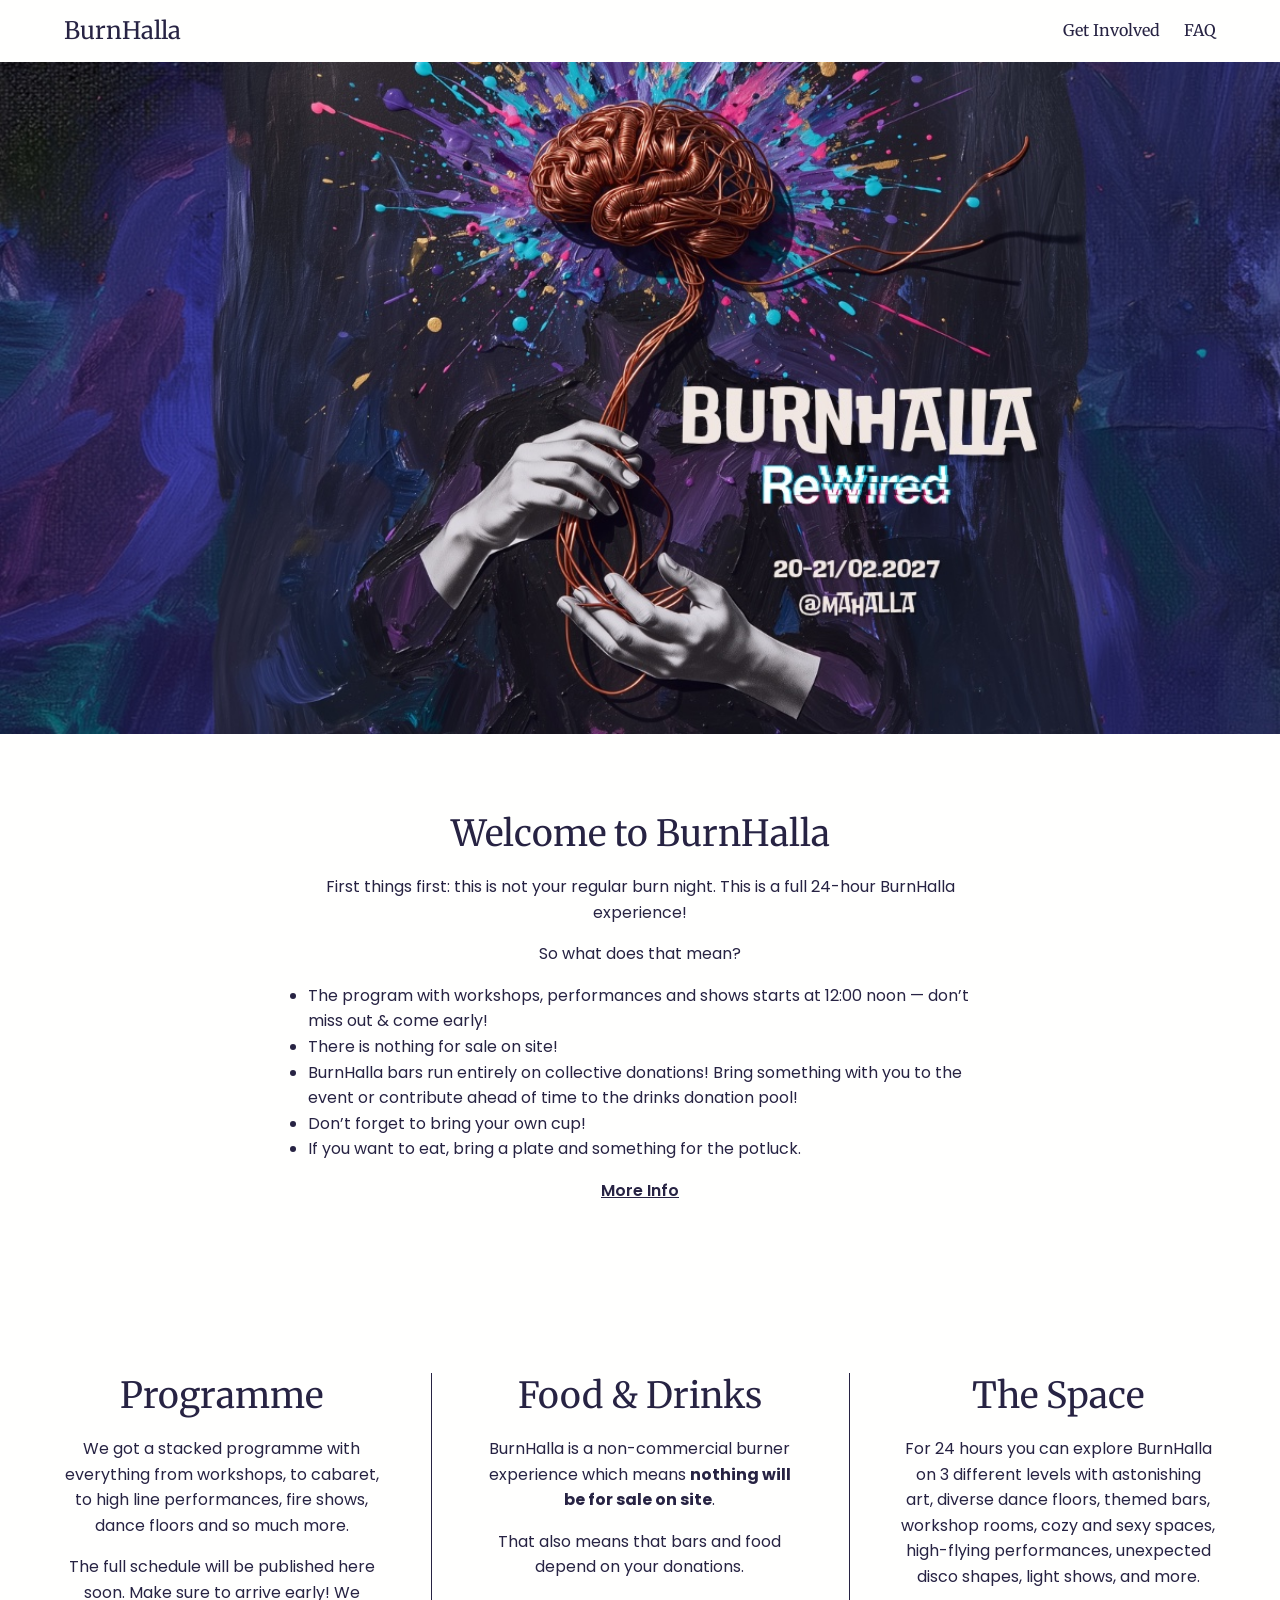
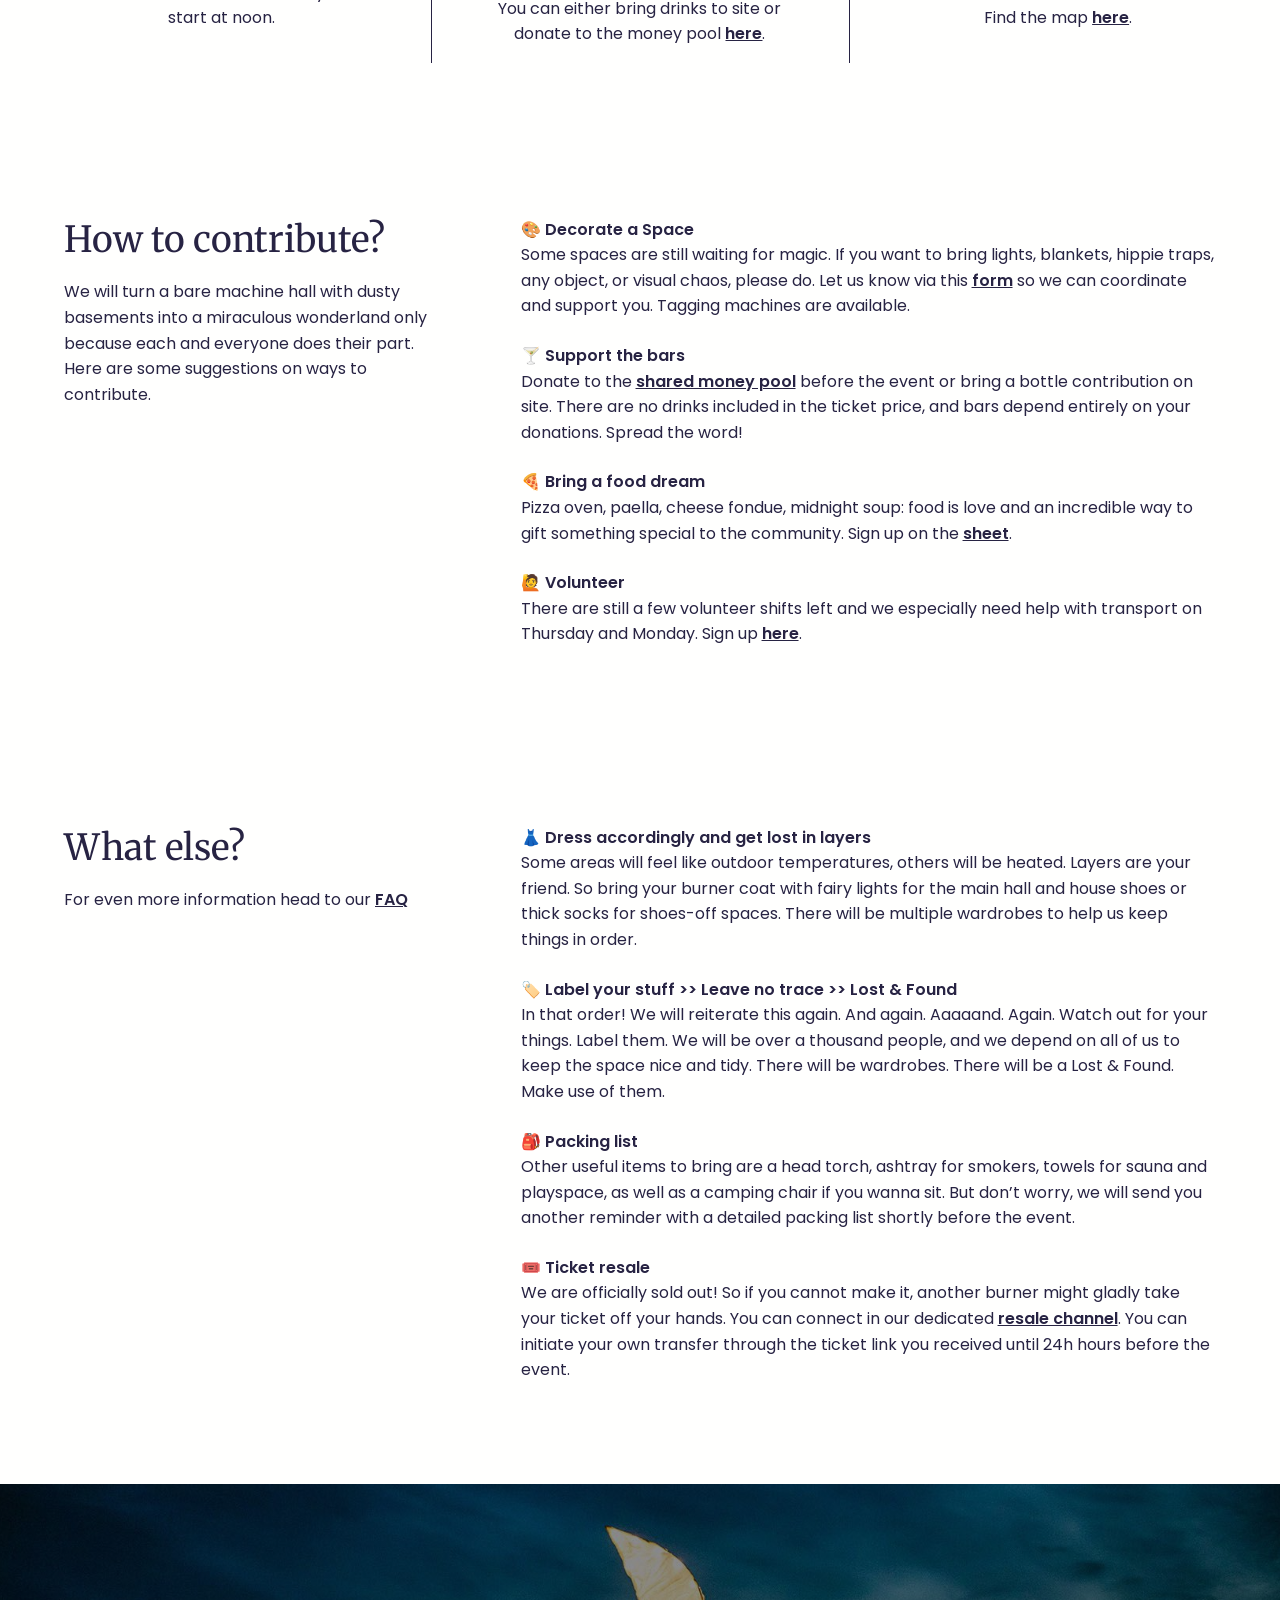
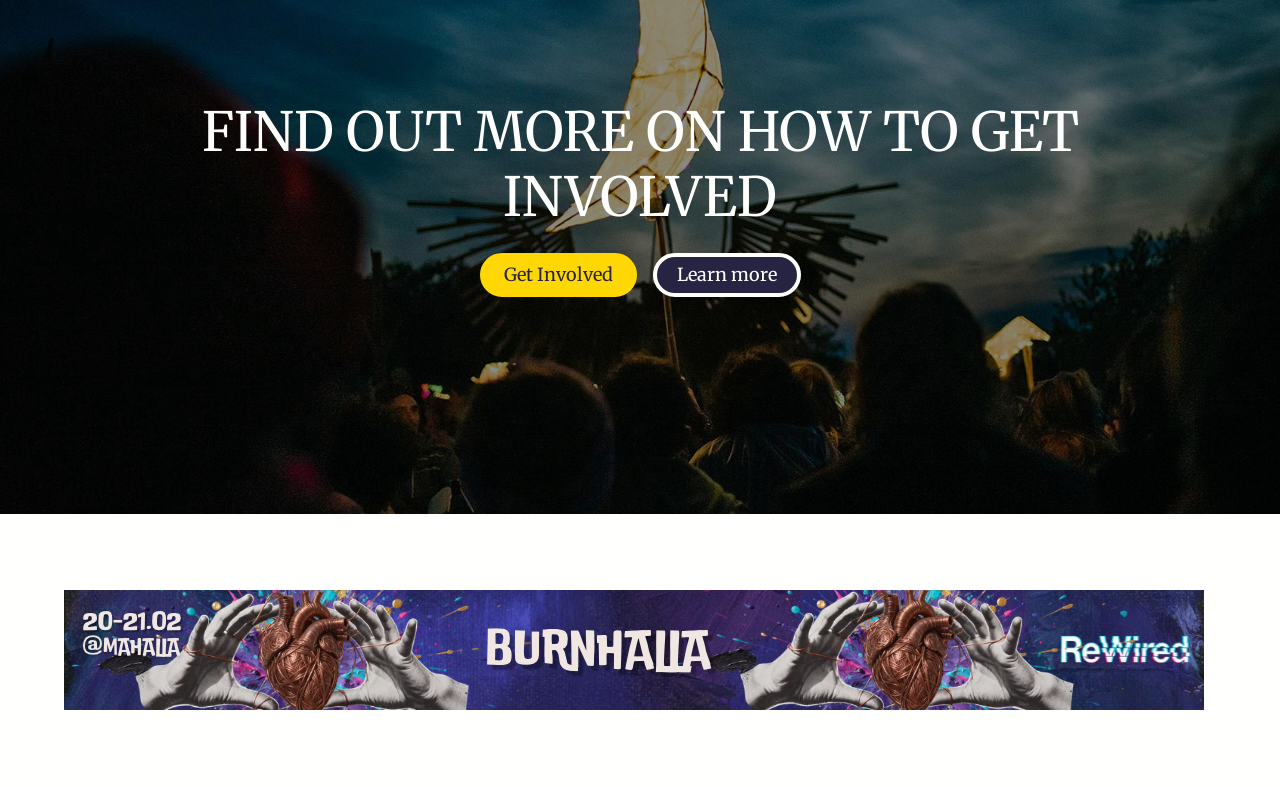
<file: public/index.html>
<!doctype html>
<html lang="en">
<head>
  <meta charset="utf-8">
  <meta name="viewport" content="width=device-width, initial-scale=1">
  <title>BurnHalla ReWired</title>
  <meta name="description" content="Kiez Burn decompression Burn Night Berlin event Berlin Burner community">
  <meta name="theme-color" content="#272343">
  <link rel="icon" href="https://burnhalla.com/favicon.ico">
  <link rel="apple-touch-icon" sizes="180x180" href="https://burnhalla.com/logo_icon.png">
  <meta property="og:title" content="BurnHalla">
  <meta property="og:description" content="Kiez Burn decompression Burn Night Berlin event Berlin Burner community">
  <meta property="og:url" content="https://burnhalla.com/">
  <meta property="og:site_name" content="BurnHalla">
  <meta property="og:image" content="assets/hero-2027.jpg">
  <meta property="og:image:width" content="1200">
  <meta property="og:image:height" content="630">
  <meta property="og:type" content="website">
  <meta name="twitter:card" content="summary_large_image">
  <link rel="preconnect" href="https://fonts.googleapis.com">
  <link rel="preconnect" href="https://fonts.gstatic.com" crossorigin>
  <link rel="stylesheet" href="https://fonts.googleapis.com/css2?family=Merriweather&family=Poppins:wght@400;600&display=swap">
  <style>
    :root {
      --ink: #272343;
      --paper: #fffffe;
      --sun: #ffd803;
      --night: #1e1a3a;
      --gutter: clamp(1rem, 5vw, 5rem);
      --measure: 72rem;
    }

    *, *::before, *::after { box-sizing: border-box; }

    body {
      margin: 0;
      background: var(--paper);
      color: var(--ink);
      font: 400 1rem/1.6 Poppins, system-ui, sans-serif;
    }

    h1, h2, .button { font-family: Merriweather, Georgia, serif; font-weight: 400; }
    h2 { font-size: clamp(1.75rem, 1.3rem + 1.5vw, 2.25rem); line-height: 1.3; margin: 0 0 1rem; }
    p, ul { margin: 0 0 1rem; }
    a { color: inherit; font-weight: 600; }
    img { display: block; max-width: 100%; height: auto; }

    /* Content column: fluid side gutter, capped line length */
    .wrap {
      width: min(100% - 2 * var(--gutter), var(--measure));
      margin-inline: auto;
    }
    section { padding-block: clamp(2.5rem, 6vw, 6rem); }

    /* Header: title and links share a row while they fit, wrap when they don't */
    .site-header {
      display: flex;
      flex-wrap: wrap;
      align-items: center;
      justify-content: space-between;
      gap: 0.5rem 1.5rem;
      padding-block: 0.75rem;
    }
    .site-header h1 { margin: 0; font-size: 1.5rem; }
    .site-header a { text-decoration: none; font-weight: 400; }
    .site-header nav { display: flex; flex-wrap: wrap; gap: 0.5rem 1.5rem; font-family: Merriweather, Georgia, serif; }

    /* Hero: the artwork carries the event name and date, so never crop it */
    .hero { background: var(--night); }
    .hero img { width: 100%; max-width: 1440px; margin-inline: auto; }

    .welcome { text-align: center; }
    .welcome .wrap { max-width: 44rem; }
    .welcome ul { text-align: left; padding-left: 1.25rem; }

    /* Three cards side by side when the row is at least 54rem wide, otherwise
       stacked: never two plus an orphan. A container narrower than 54rem gives
       each card a huge flex-basis, which forces one per line. */
    .cards {
      --gap-y: 4rem;
      --gap-x: clamp(4rem, 8vw, 8rem);
      display: flex;
      flex-wrap: wrap;
      gap: var(--gap-y) var(--gap-x);
      text-align: center;
      overflow: hidden;
    }
    .cards article {
      flex-grow: 1;
      flex-basis: calc((54rem - 100%) * 999);
      position: relative;
    }
    /* Dividers: every card draws a line in the gap above it and one in the gap
       to its left. Lines with no gap there (first row, first column) land
       outside .cards and are clipped, so only lines between cards show:
       vertical when side by side, horizontal when stacked. */
    .cards article::before,
    .cards article::after {
      content: "";
      position: absolute;
      background: var(--ink);
    }
    .cards article::before { inset-inline: 0; top: calc(var(--gap-y) / -2); height: 1px; }
    .cards article::after { inset-block: 0; left: calc(var(--gap-x) / -2); width: 1px; }

    /* Heading beside body text (1:2) while there is room, stacked otherwise */
    .split {
      display: flex;
      flex-wrap: wrap;
      gap: 1.5rem clamp(2rem, 6vw, 6rem);
    }
    .split > :first-child { flex: 1 1 16rem; }
    .split > :last-child { flex: 2 1 28rem; min-width: 0; }
    .split h3 { font-size: 1rem; font-weight: 600; margin: 0; }
    .split h3 + p { margin-bottom: 1.5rem; }

    /* Call to action over a photo */
    .cta {
      display: grid;
      place-items: center;
      min-height: clamp(24rem, 70vh, 40rem);
      text-align: center;
      color: var(--paper);
      background: linear-gradient(rgb(0 0 0 / 0.45), rgb(0 0 0 / 0.45)), url(assets/cta-bg.jpg) center / cover, var(--night);
    }
    .cta h2 { font-size: clamp(2rem, 1rem + 4vw, 3.375rem); line-height: 1.2; margin-bottom: 1.5rem; }
    .buttons { display: flex; flex-wrap: wrap; justify-content: center; gap: 1rem; }
    .button {
      display: inline-flex;
      align-items: center;
      min-height: 44px;
      padding: 0 1.25rem;
      border: 4px solid;
      border-radius: 24px;
      text-decoration: none;
      font-size: 1.125rem;
    }
    .button.primary { background: var(--sun); border-color: var(--sun); color: var(--ink); }
    .button.secondary { background: var(--ink); border-color: var(--paper); color: var(--paper); }

  </style>
</head>
<body>
  <header class="wrap site-header">
    <h1><a href="./">BurnHalla</a></h1>
    <nav aria-label="Main">
      <a href="get-involved.html">Get Involved</a>
      <a href="faq.html">FAQ</a>
    </nav>
  </header>

  <main>
    <div class="hero">
      <img src="assets/hero-2027.jpg" width="1200" height="630" alt="BurnHalla ReWired · 20-21/02 @Mahalla">
    </div>

    <section class="welcome">
      <div class="wrap">
        <h2>Welcome to BurnHalla</h2>
        <p>First things first: this is not your regular burn night. This is a full 24-hour BurnHalla experience!</p>
        <p>So what does that mean?</p>
        <ul>
          <li>The program with workshops, performances and shows starts at 12:00 noon — don’t miss out &amp; come early!</li>
          <li>There is nothing for sale on site!</li>
          <li>BurnHalla bars run entirely on collective donations! Bring something with you to the event or contribute ahead of time to the drinks donation pool!</li>
          <li>Don’t forget to bring your own cup!</li>
          <li>If you want to eat, bring a plate and something for the potluck.</li>
        </ul>
        <p><a href="faq.html">More Info</a></p>
      </div>
    </section>

    <section>
      <div class="wrap cards">
        <article>
          <h2>Programme</h2>
          <p>We got a stacked programme with everything from workshops, to cabaret, to high line performances, fire shows, dance floors and so much more.</p>
          <p>The full schedule will be published here soon. Make sure to arrive early! We start at noon.</p>
        </article>
        <article>
          <h2>Food &amp; Drinks</h2>
          <p>BurnHalla is a non-commercial burner experience which means <strong>nothing will be for sale on site</strong>.</p>
          <p>That also means that bars and food depend on your donations.</p>
          <p>You can either bring drinks to site or donate to the money pool <a href="https://www.paypal.com/pool/9kxOxVrUSd?sr=accr" rel="noopener noreferrer">here</a>.</p>
        </article>
        <article>
          <h2>The Space</h2>
          <p>For 24 hours you can explore BurnHalla on 3 different levels with astonishing art, diverse dance floors, themed bars, workshop rooms, cozy and sexy spaces, high-flying performances, unexpected disco shapes, light shows, and more.</p>
          <p>Find the map <a href="https://drive.google.com/file/d/1UtG60KkNa3Mtm1WzYh93g2OISOd2YOer/view" rel="noopener noreferrer">here</a>.</p>
        </article>
      </div>
    </section>

    <section>
      <div class="wrap split">
        <div>
          <h2>How to contribute?</h2>
          <p>We will turn a bare machine hall with dusty basements into a miraculous wonderland only because each and everyone does their part. Here are some suggestions on ways to contribute.</p>
        </div>
        <div>
          <h3>🎨 Decorate a Space</h3>
          <p>Some spaces are still waiting for magic. If you want to bring lights, blankets, hippie traps, any object, or visual chaos, please do. Let us know via this <a href="https://forms.gle/ZS8LdZrg7yVzogPTA" rel="noopener noreferrer">form</a> so we can coordinate and support you. Tagging machines are available.</p>
          <h3>🍸 Support the bars</h3>
          <p>Donate to the <a href="https://www.paypal.com/pool/9kxOxVrUSd?sr=accr" rel="noopener noreferrer">shared money pool</a> before the event or bring a bottle contribution on site. There are no drinks included in the ticket price, and bars depend entirely on your donations. Spread the word!</p>
          <h3>🍕 Bring a food dream</h3>
          <p>Pizza oven, paella, cheese fondue, midnight soup: food is love and an incredible way to gift something special to the community. Sign up on the <a href="https://docs.google.com/spreadsheets/d/1xs5sYcaF2qsVkn1l8JAI7XkaKbyqofqaCIMUepozYVo/edit?gid=251451813#gid=251451813" rel="noopener noreferrer">sheet</a>.</p>
          <h3>🙋 Volunteer</h3>
          <p>There are still a few volunteer shifts left and we especially need help with transport on Thursday and Monday. Sign up <a href="https://signup.com/group/1113367714025" rel="noopener noreferrer">here</a>.</p>
        </div>
      </div>
    </section>

    <section>
      <div class="wrap split">
        <div>
          <h2>What else?</h2>
          <p>For even more information head to our <a href="faq.html">FAQ</a></p>
        </div>
        <div>
          <h3>👗 Dress accordingly and get lost in layers</h3>
          <p>Some areas will feel like outdoor temperatures, others will be heated. Layers are your friend. So bring your burner coat with fairy lights for the main hall and house shoes or thick socks for shoes-off spaces. There will be multiple wardrobes to help us keep things in order.</p>
          <h3>🏷️ Label your stuff &gt;&gt; Leave no trace &gt;&gt; Lost &amp; Found</h3>
          <p>In that order! We will reiterate this again. And again. Aaaaand. Again. Watch out for your things. Label them. We will be over a thousand people, and we depend on all of us to keep the space nice and tidy. There will be wardrobes. There will be a Lost &amp; Found. Make use of them.</p>
          <h3>🎒 Packing list</h3>
          <p>Other useful items to bring are a head torch, ashtray for smokers, towels for sauna and playspace, as well as a camping chair if you wanna sit. But don’t worry, we will send you another reminder with a detailed packing list shortly before the event.</p>
          <h3>🎟️ Ticket resale</h3>
          <p>We are officially sold out! So if you cannot make it, another burner might gladly take your ticket off your hands. You can connect in our dedicated <a href="https://web.telegram.org/a/?account=2#401100845" rel="noopener noreferrer">resale channel</a>. You can initiate your own transfer through the ticket link you received until 24h hours before the event.</p>
        </div>
      </div>
    </section>

    <section class="cta">
      <div class="wrap">
        <h2>FIND OUT MORE ON HOW TO GET INVOLVED</h2>
        <div class="buttons">
          <a class="button primary" href="https://t.me/+sGF-j6nRjXY2MzEy" target="_blank" rel="noopener noreferrer">Get Involved</a>
          <a class="button secondary" href="faq.html">Learn more</a>
        </div>
      </div>
    </section>

    <section>
      <div class="wrap">
        <img src="assets/banner-2027.png" width="1140" height="120" alt="BurnHalla ReWired · 20-21/02 @Mahalla" loading="lazy">
      </div>
    </section>
  </main>

</body>
</html>
</file>
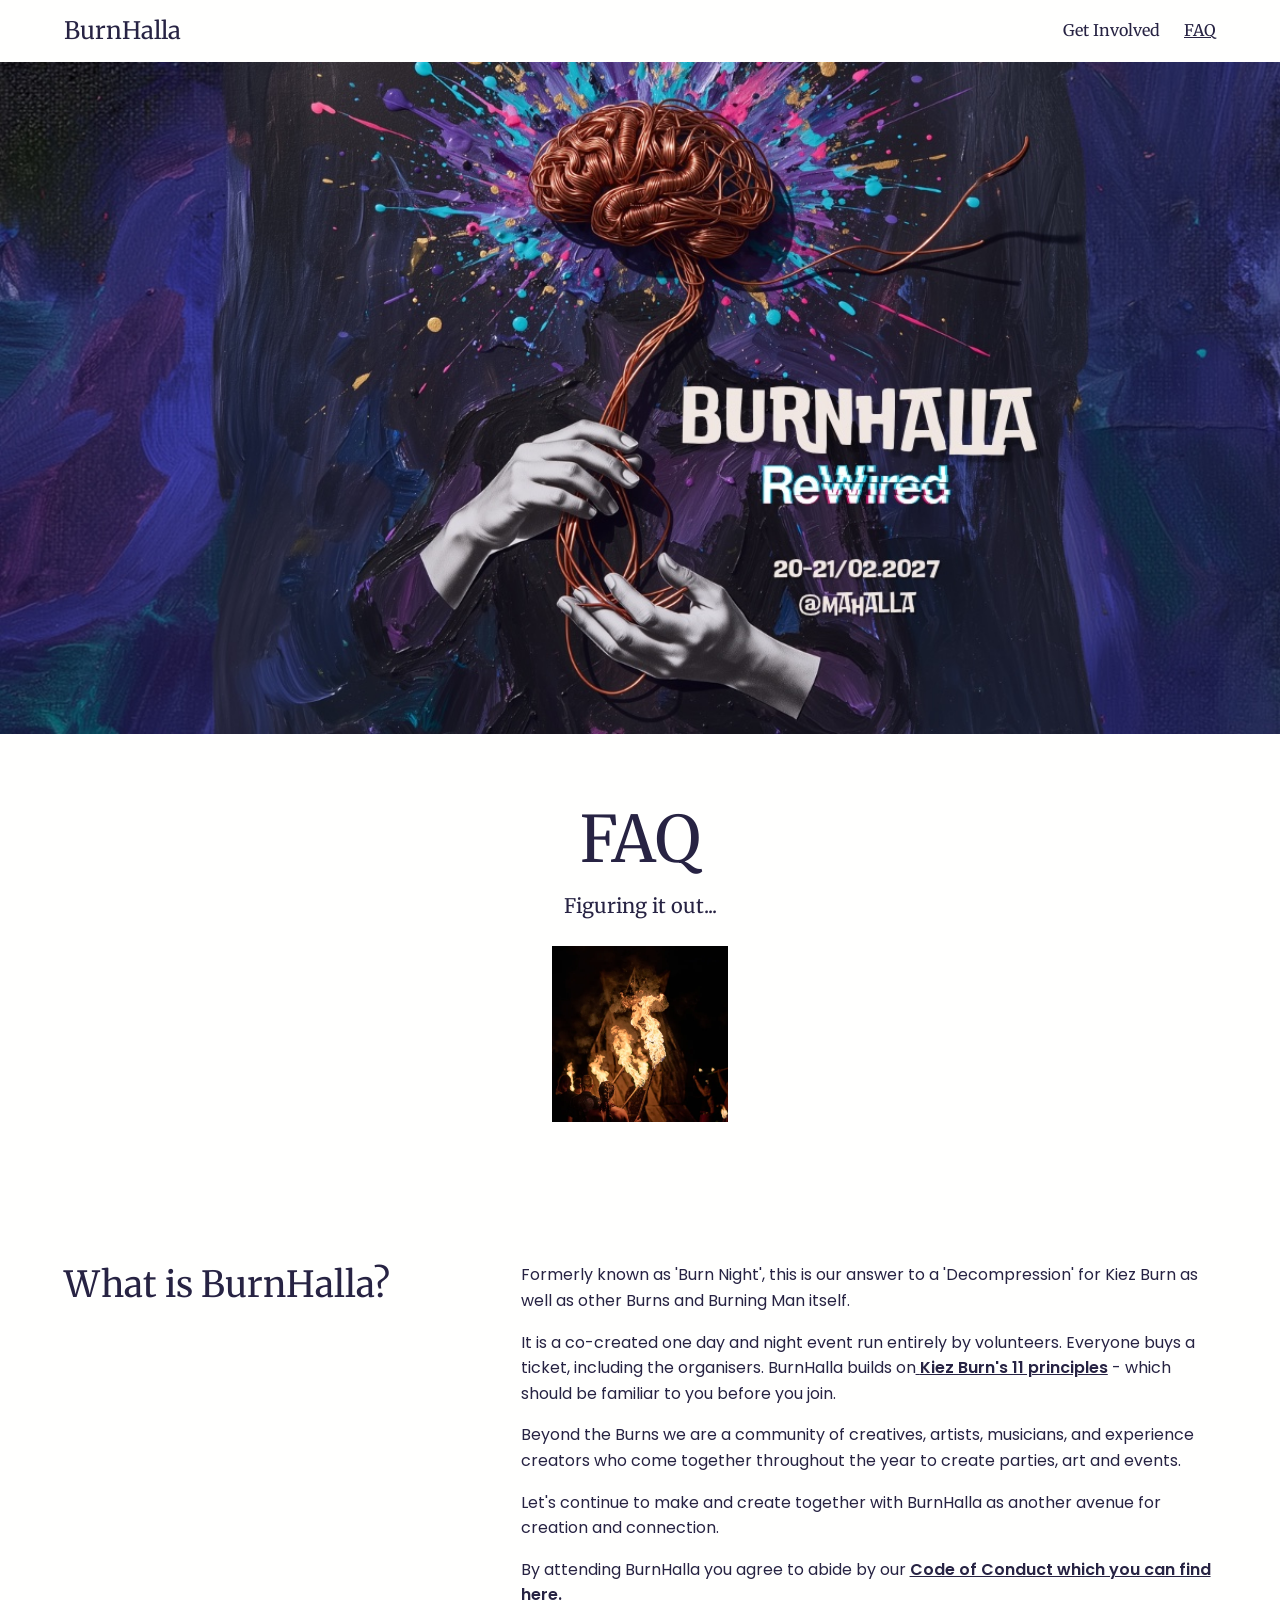
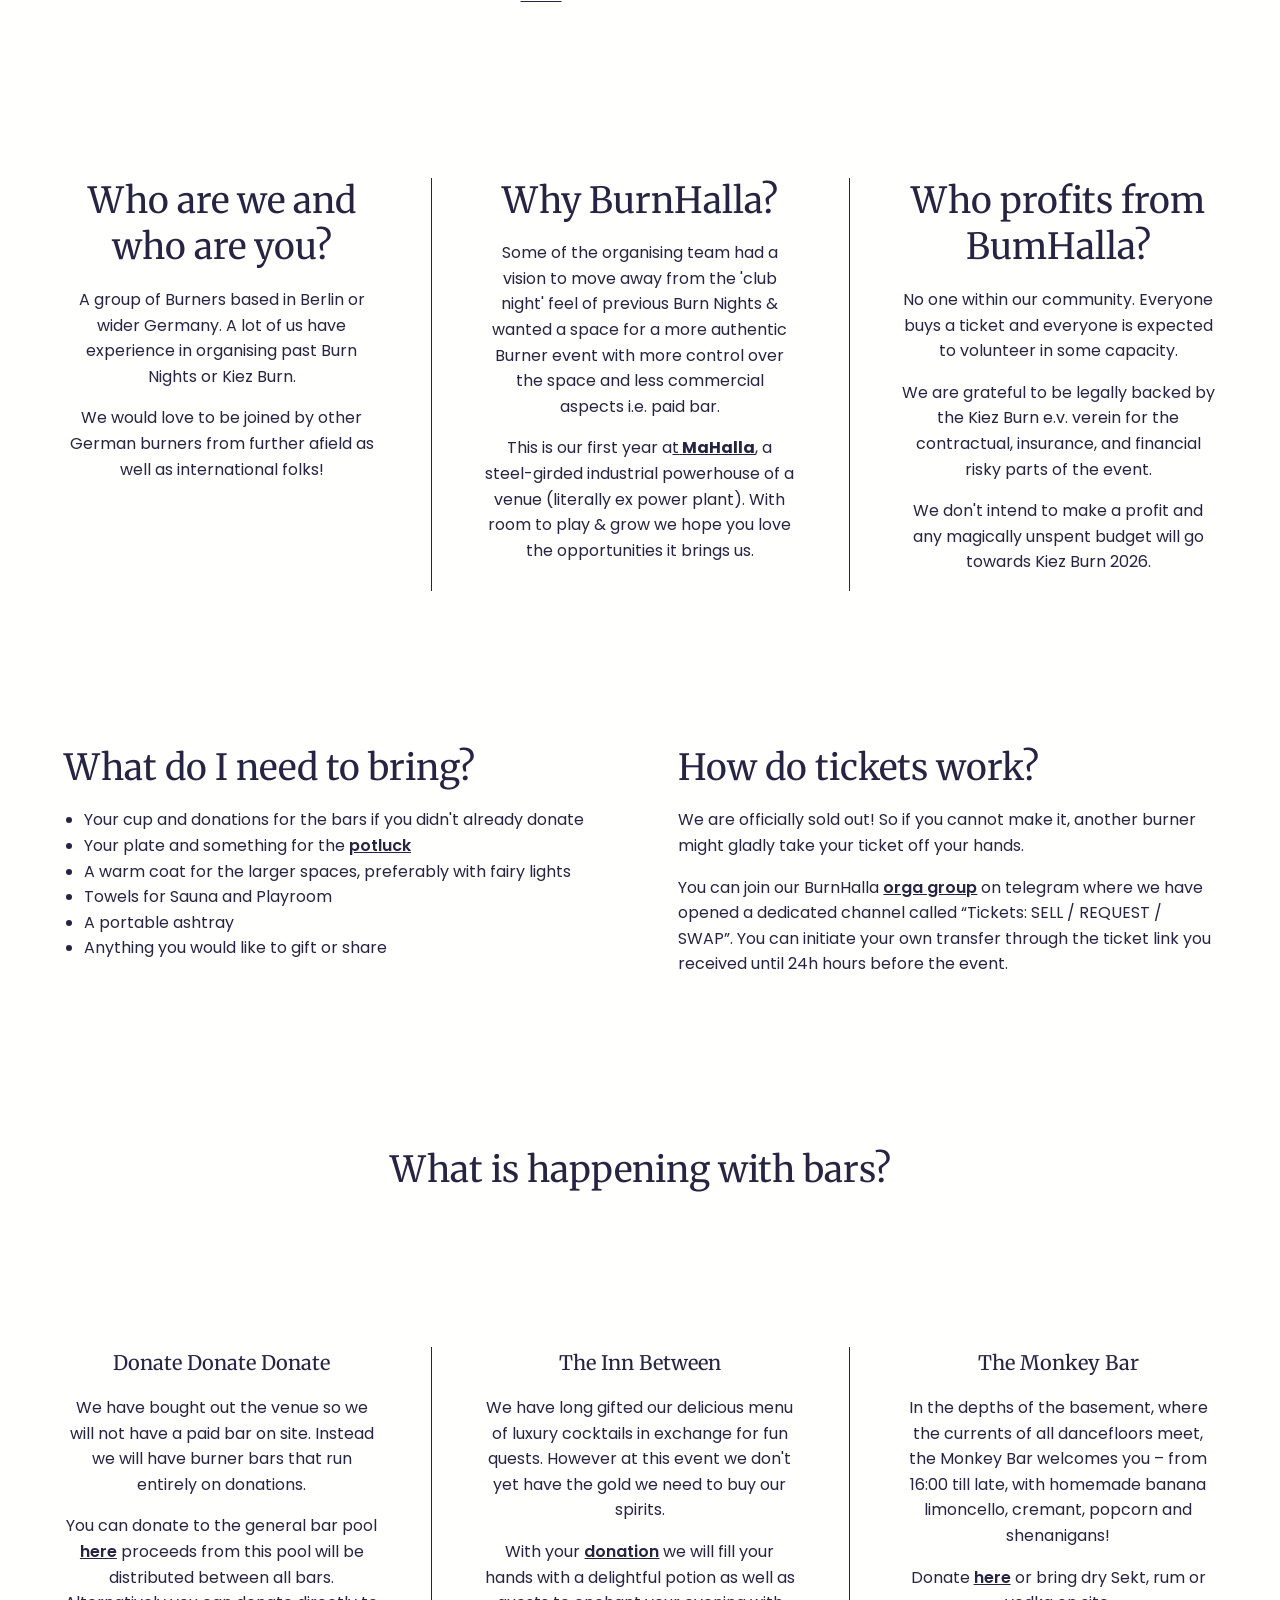
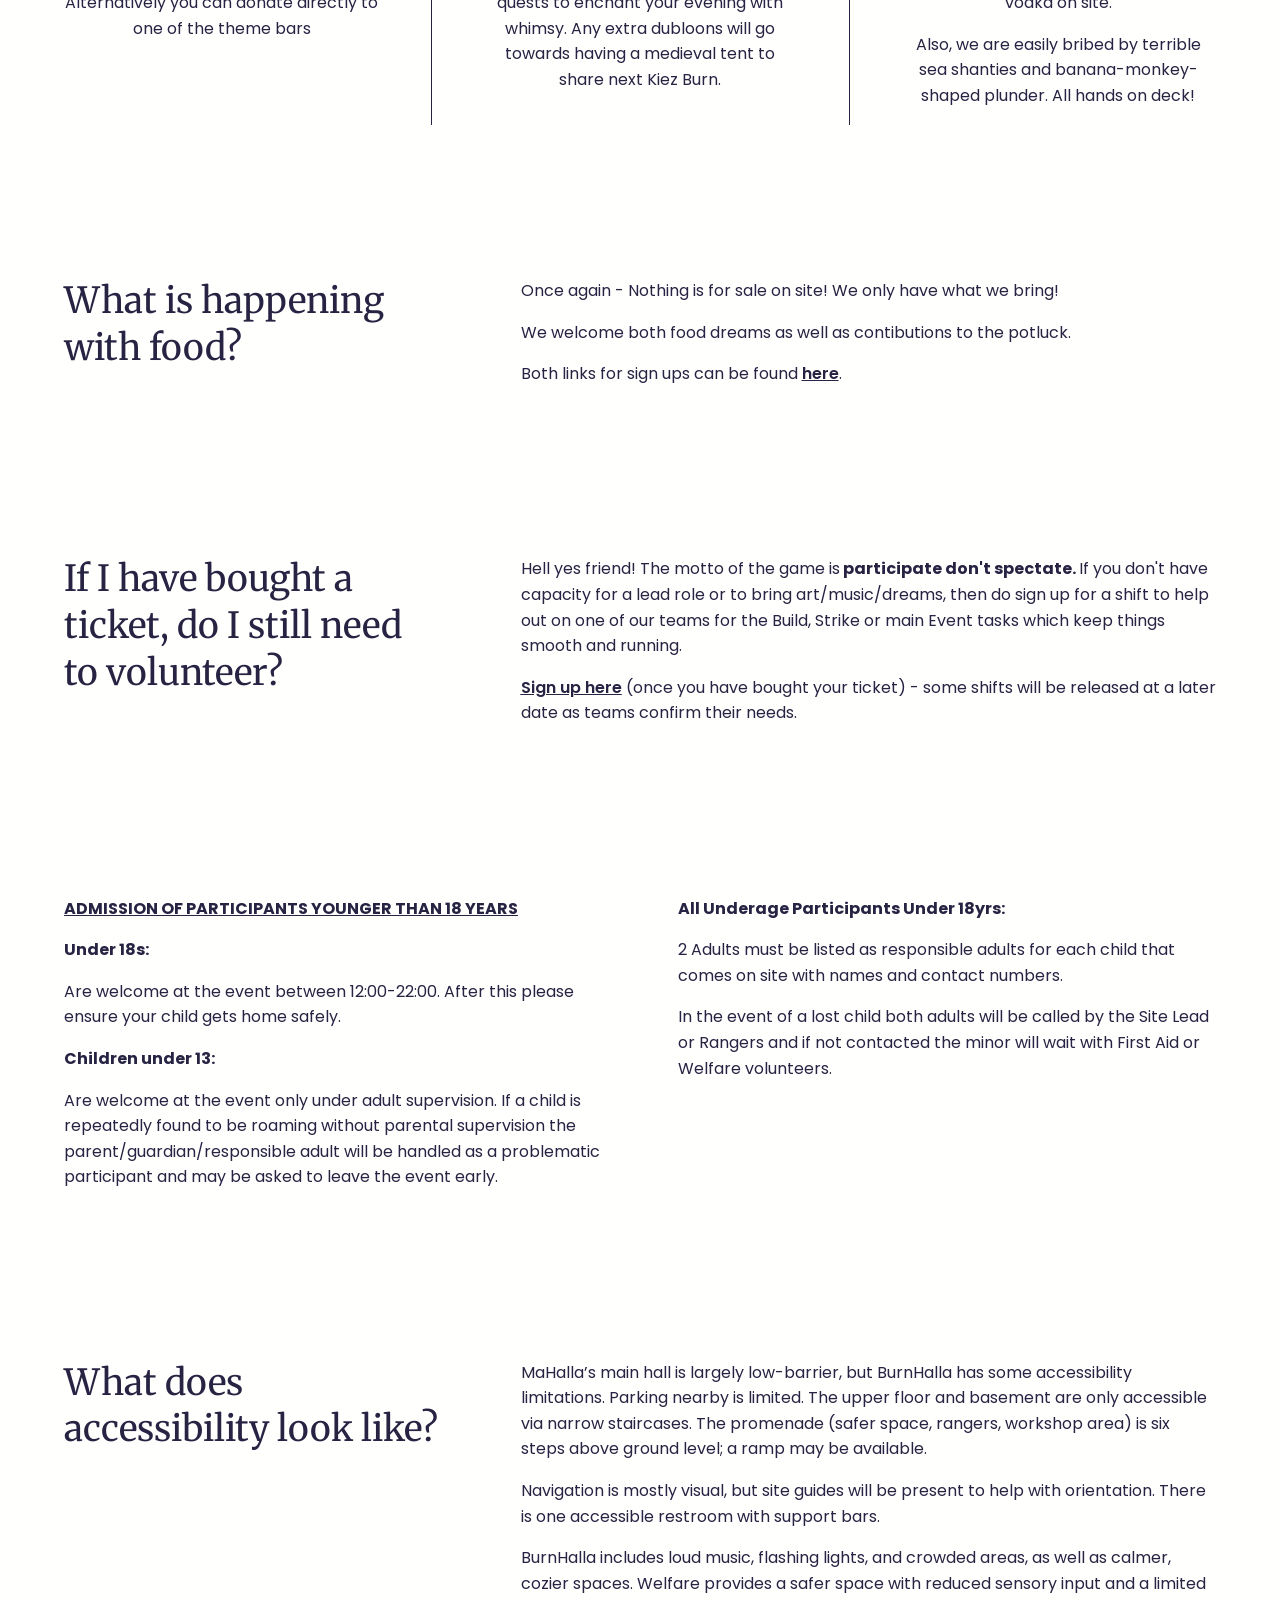
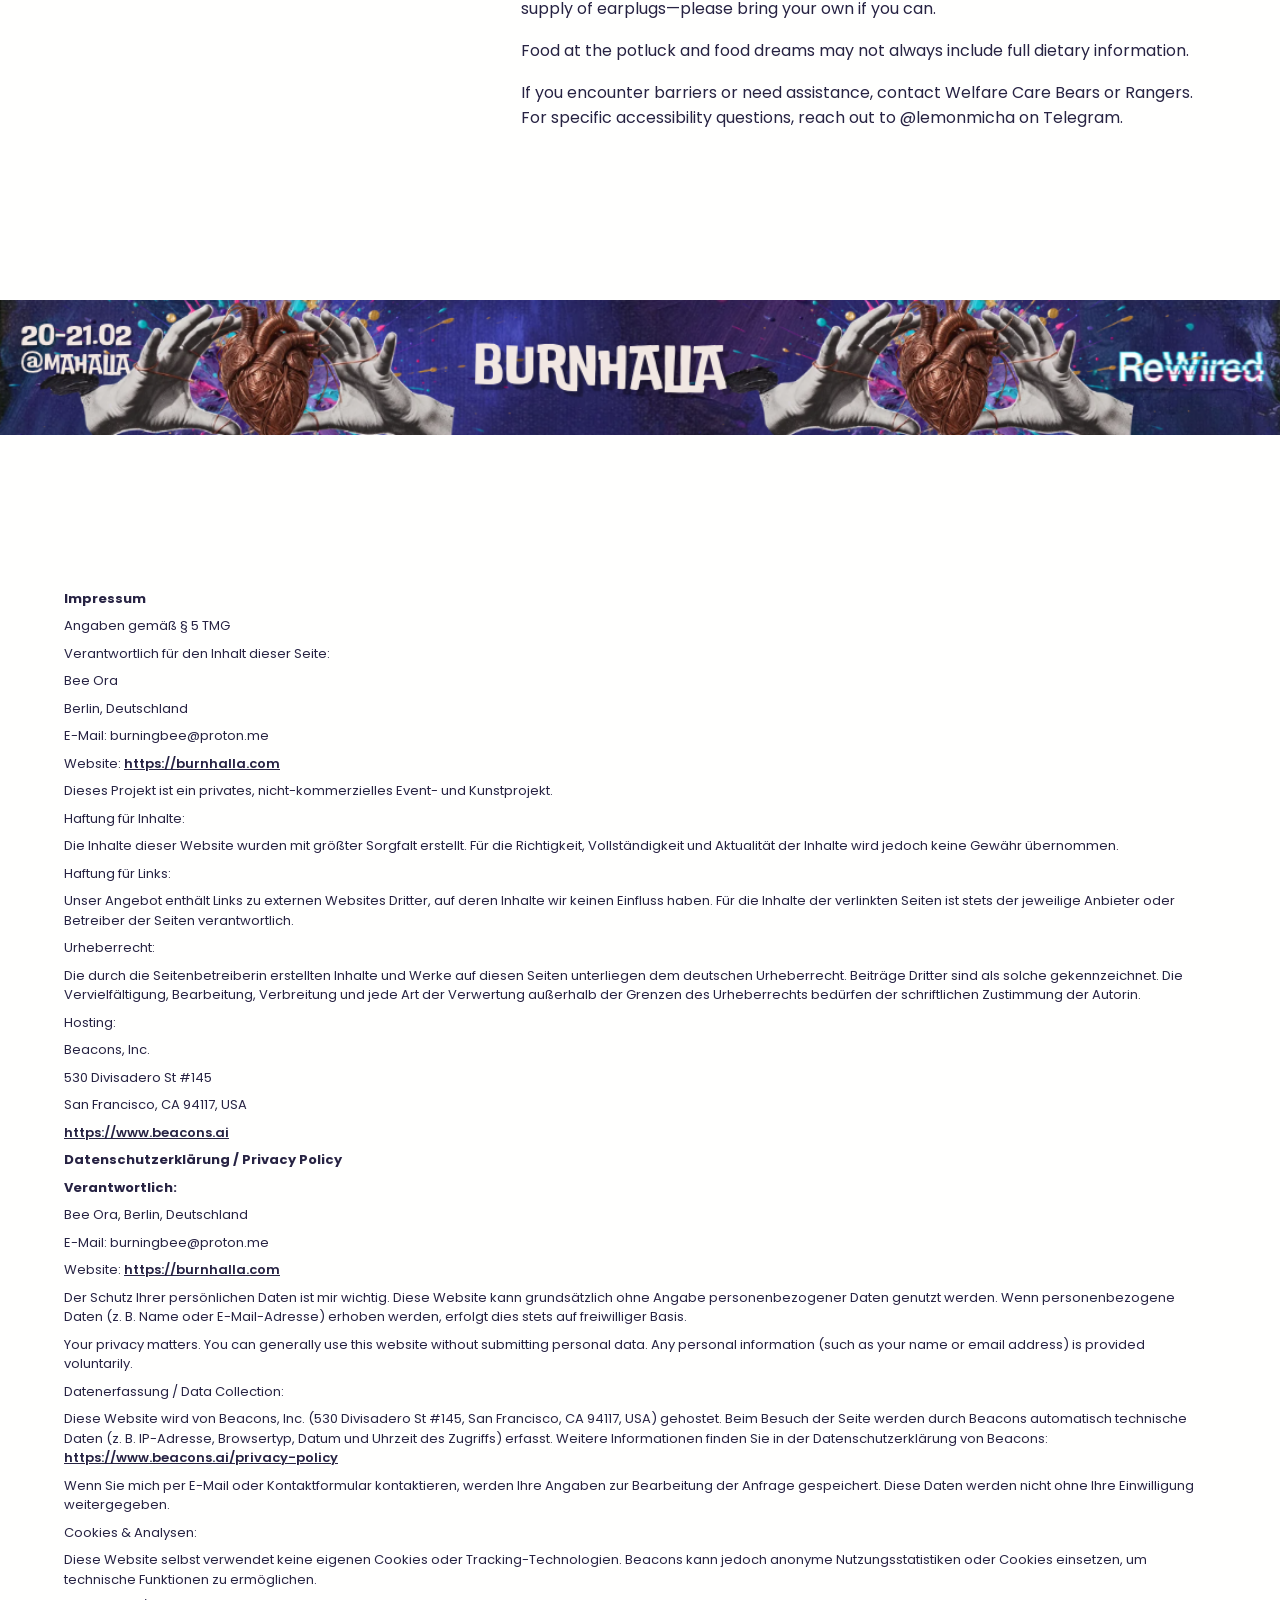
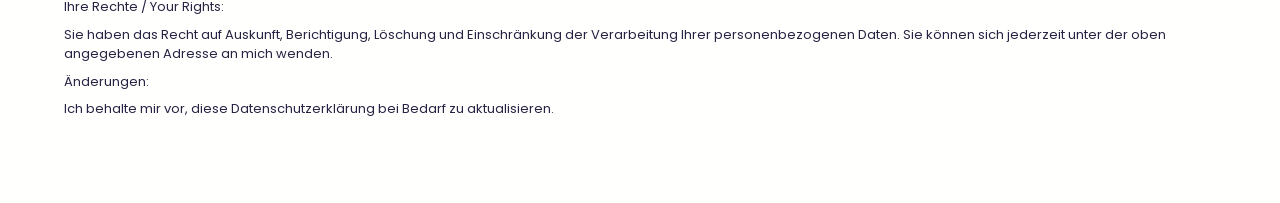
<file: public/faq.html>
<!doctype html>
<html lang="en">
<head>
  <meta charset="utf-8">
  <meta name="viewport" content="width=device-width, initial-scale=1">
  <title>BurnHalla ReWired · FAQ</title>
  <meta name="description" content="Kiez Burn decompression Burn Night Berlin event Berlin Burner community">
  <meta name="theme-color" content="#272343">
  <link rel="icon" href="https://burnhalla.com/favicon.ico">
  <link rel="apple-touch-icon" sizes="180x180" href="https://burnhalla.com/logo_icon.png">
  <meta property="og:title" content="BurnHalla">
  <meta property="og:description" content="Kiez Burn decompression Burn Night Berlin event Berlin Burner community">
  <meta property="og:url" content="https://burnhalla.com/faq">
  <meta property="og:site_name" content="BurnHalla">
  <meta property="og:image" content="assets/hero-2027.jpg">
  <meta property="og:image:width" content="1200">
  <meta property="og:image:height" content="630">
  <meta property="og:type" content="website">
  <meta name="twitter:card" content="summary_large_image">
  <link rel="preconnect" href="https://fonts.googleapis.com">
  <link rel="preconnect" href="https://fonts.gstatic.com" crossorigin>
  <link rel="stylesheet" href="https://fonts.googleapis.com/css2?family=Merriweather&family=Poppins:wght@400;600&display=swap">
  <style>
    :root {
      --ink: #272343;
      --paper: #fffffe;
      --sun: #ffd803;
      --night: #1e1a3a;
      --gutter: clamp(1rem, 5vw, 5rem);
      --measure: 72rem;
    }

    *, *::before, *::after { box-sizing: border-box; }

    body {
      margin: 0;
      background: var(--paper);
      color: var(--ink);
      font: 400 1rem/1.6 Poppins, system-ui, sans-serif;
    }

    h1, h2, .button { font-family: Merriweather, Georgia, serif; font-weight: 400; }
    h2 { font-size: clamp(1.75rem, 1.3rem + 1.5vw, 2.25rem); line-height: 1.3; margin: 0 0 1rem; }
    p, ul { margin: 0 0 1rem; }
    a { color: inherit; font-weight: 600; }
    img { display: block; max-width: 100%; height: auto; }

    /* Content column: fluid side gutter, capped line length */
    .wrap {
      width: min(100% - 2 * var(--gutter), var(--measure));
      margin-inline: auto;
    }
    section { padding-block: clamp(2.5rem, 6vw, 6rem); }

    /* Header: title and links share a row while they fit, wrap when they don't */
    .site-header {
      display: flex;
      flex-wrap: wrap;
      align-items: center;
      justify-content: space-between;
      gap: 0.5rem 1.5rem;
      padding-block: 0.75rem;
    }
    .site-header h1 { margin: 0; font-size: 1.5rem; }
    .site-header a { text-decoration: none; font-weight: 400; }
    .site-header nav { display: flex; flex-wrap: wrap; gap: 0.5rem 1.5rem; font-family: Merriweather, Georgia, serif; }

    /* Hero: the artwork carries the event name and date, so never crop it */
    .hero { background: var(--night); }
    .hero img { width: 100%; max-width: 1440px; margin-inline: auto; }

    .welcome { text-align: center; }
    .welcome .wrap { max-width: 44rem; }
    .welcome ul { text-align: left; padding-left: 1.25rem; }

    /* Three cards side by side when the row is at least 54rem wide, otherwise
       stacked: never two plus an orphan. A container narrower than 54rem gives
       each card a huge flex-basis, which forces one per line. */
    .cards {
      --gap-y: 4rem;
      --gap-x: clamp(4rem, 8vw, 8rem);
      display: flex;
      flex-wrap: wrap;
      gap: var(--gap-y) var(--gap-x);
      text-align: center;
      overflow: hidden;
    }
    .cards article {
      flex-grow: 1;
      flex-basis: calc((54rem - 100%) * 999);
      position: relative;
    }
    /* Dividers: every card draws a line in the gap above it and one in the gap
       to its left. Lines with no gap there (first row, first column) land
       outside .cards and are clipped, so only lines between cards show:
       vertical when side by side, horizontal when stacked. */
    .cards article::before,
    .cards article::after {
      content: "";
      position: absolute;
      background: var(--ink);
    }
    .cards article::before { inset-inline: 0; top: calc(var(--gap-y) / -2); height: 1px; }
    .cards article::after { inset-block: 0; left: calc(var(--gap-x) / -2); width: 1px; }

    /* Heading beside body text (1:2) while there is room, stacked otherwise */
    .split {
      display: flex;
      flex-wrap: wrap;
      gap: 1.5rem clamp(2rem, 6vw, 6rem);
    }
    .split > :first-child { flex: 1 1 16rem; }
    .split > :last-child { flex: 2 1 28rem; min-width: 0; }
    .split h3 { font-size: 1rem; font-weight: 600; margin: 0; }
    .split h3 + p { margin-bottom: 1.5rem; }

    /* Call to action over a photo */
    .cta {
      display: grid;
      place-items: center;
      min-height: clamp(24rem, 70vh, 40rem);
      text-align: center;
      color: var(--paper);
      background: linear-gradient(rgb(0 0 0 / 0.45), rgb(0 0 0 / 0.45)), url(assets/cta-bg.jpg) center / cover, var(--night);
    }
    .cta h2 { font-size: clamp(2rem, 1rem + 4vw, 3.375rem); line-height: 1.2; margin-bottom: 1.5rem; }
    .buttons { display: flex; flex-wrap: wrap; justify-content: center; gap: 1rem; }
    .button {
      display: inline-flex;
      align-items: center;
      min-height: 44px;
      padding: 0 1.25rem;
      border: 4px solid;
      border-radius: 24px;
      text-decoration: none;
      font-size: 1.125rem;
    }
    .button.primary { background: var(--sun); border-color: var(--sun); color: var(--ink); }
    .button.secondary { background: var(--ink); border-color: var(--paper); color: var(--paper); }

  
    /* FAQ */
    .faq-intro { text-align: center; padding-block: clamp(2rem, 5vw, 4rem); }
    .faq-intro h2 { font-size: clamp(2.5rem, 1.5rem + 4vw, 4rem); margin: 0 0 .5rem; }
    .faq-intro p { font-family: Merriweather, Georgia, serif; font-size: 1.25rem; }
    .faq-intro img { width: min(100%, 11rem); margin: 1.5rem auto 0; }
    .banner { width: 100%; }
    .banner img { width: 100%; height: auto; }
    .section-title { text-align: center; }
    .section-title h2 { margin: 0; }
    .cards h3, .pair h3 { font-size: 1.25rem; margin: 0 0 1rem; font-family: Merriweather, Georgia, serif; font-weight: 400; }
    .cards article, .pair > div { min-width: 0; }
    .cards ul, .pair ul { text-align: left; padding-left: 1.25rem; }
    .pair { display: flex; flex-wrap: wrap; gap: 2rem clamp(2rem, 6vw, 6rem); }
    .pair > div { flex: 1 1 20rem; }
    .legal { font-size: .8125rem; line-height: 1.5; }
    .legal p { margin: 0 0 .5rem; }
  </style>
</head>
<body>
  <header class="wrap site-header">
    <h1><a href="./">BurnHalla</a></h1>
    <nav aria-label="Main">
      <a href="get-involved.html">Get Involved</a>
      <a href="faq.html" aria-current="page"><u>FAQ</u></a>
    </nav>
  </header>

  <main>
    <div class="hero">
      <img src="assets/hero-2027.jpg" width="1200" height="630" alt="BurnHalla ReWired · 20-21/02 @Mahalla">
    </div>

    <section class="faq-intro">
      <div class="wrap">
        <h2>FAQ</h2>
        <p>Figuring it out...</p>
        <img src="assets/faq-hero.webp" width="600" height="600" alt="Burning effigy at BurnHalla">
      </div>
    </section>

    <section>
      <div class="wrap">
        <div class="split">
          <div><h2>What is BurnHalla?</h2></div>
          <div><p>Formerly known as 'Burn Night', this is our answer to a 'Decompression' for Kiez Burn as well as other Burns and Burning Man itself.</p><p>It is a co-created one day and night event run entirely by volunteers. Everyone buys a ticket, including the organisers. BurnHalla builds on<u> </u><a href="https://mmm.kiezburn.org/principles" rel="noopener noreferrer"><u>Kiez Burn's 11 principles</u></a> - which should be familiar to you before you join.</p><p>Beyond the Burns we are a community of creatives, artists, musicians, and experience creators who come together throughout the year to create parties, art and events.</p><p>Let's continue to make and create together with BurnHalla as another avenue for creation and connection.</p><p>By attending BurnHalla you agree to abide by our <a href="https://docs.google.com/document/d/13chhZ5tKAaGjMnMHFZdI6HyAWeCzNJ6oqzxnZrIZrAI/edit?usp=sharing" rel="noopener noreferrer">Code of Conduct which you can find here.</a></p></div>
        </div>
      </div>
    </section>

    <section>
      <div class="wrap">
        <div class="cards">
          <article><h2>Who are we and who are you?</h2><p>A group of Burners based in Berlin or wider Germany. A lot of us have experience in organising past Burn Nights or Kiez Burn.</p><p>We would love to be joined by other German burners from further afield as well as international folks!</p></article>
          <article><h2>Why BurnHalla?</h2><p>Some of the organising team had a vision to move away from the 'club night' feel of previous Burn Nights &amp; wanted a space for a more authentic Burner event with more control over the space and less commercial aspects i.e. paid bar.</p><p>This is our first year a<u>t</u><u><strong> </strong></u><a href="https://www.mahalla.berlin/" rel="noopener noreferrer"><u><strong>MaHalla</strong></u></a>, a steel-girded industrial powerhouse of a venue (literally ex power plant). With room to play &amp; grow we hope you love the opportunities it brings us.</p></article>
          <article><h2>Who profits from BumHalla?</h2><p>No one within our community. Everyone buys a ticket and everyone is expected to volunteer in some capacity.</p><p>We are grateful to be legally backed by the Kiez Burn e.v. verein for the contractual, insurance, and financial risky parts of the event.</p><p>We don't intend to make a profit and any magically unspent budget will go towards Kiez Burn 2026. </p></article>
        </div>
      </div>
    </section>

    <section>
      <div class="wrap">
        <div class="pair">
          <div><h2>What do I need to bring?</h2><ul><li>Your cup and donations for the bars if you didn't already donate</li><li>Your plate and something for the <a href="https://docs.google.com/spreadsheets/d/1xs5sYcaF2qsVkn1l8JAI7XkaKbyqofqaCIMUepozYVo/edit?gid=251451813#gid=251451813" rel="noopener noreferrer">potluck</a></li><li>A warm coat for the larger spaces, preferably with fairy lights</li><li>Towels for Sauna and Playroom</li><li>A portable ashtray</li><li>Anything you would like to gift or share</li></ul></div>
          <div><h2>How do tickets work?</h2><p>We are officially sold out! So if you cannot make it, another burner might gladly take your ticket off your hands. </p><p>You can join our BurnHalla <a href="https://t.me/+sGF-j6nRjXY2MzEy" rel="noopener noreferrer">orga group</a> on telegram where we have opened a dedicated channel called “Tickets: SELL / REQUEST / SWAP”. You can initiate your own transfer through the ticket link you received until 24h hours before the event.</p></div>
        </div>
      </div>
    </section>

    <section>
      <div class="wrap">
        <div class="section-title"><h2>What is happening with bars?</h2></div>
      </div>
    </section>

    <section>
      <div class="wrap">
        <div class="cards">
          <article><h3>Donate Donate Donate</h3><p>We have bought out the venue so we will not have a paid bar on site. Instead we will have burner bars that run entirely on donations. </p><p>You can donate to the general bar pool <a href="https://www.paypal.com/pool/9kxOxVrUSd?sr=accr" rel="noopener noreferrer">here</a> proceeds from this pool will be distributed between all bars. Alternatively you can donate directly to one of the theme bars</p></article>
          <article><h3>The Inn Between</h3><p>We have long gifted our delicious menu of luxury cocktails in exchange for fun quests. However at this event we don't yet have the gold we need to buy our spirits.</p><p>With your <a href="https://www.paypal.com/pools/c/9lLDaIiB7S" rel="noopener noreferrer">donation</a> we will fill your hands with a delightful potion as well as quests to enchant your evening with whimsy. Any extra dubloons will go towards having a medieval tent to share next Kiez Burn. </p></article>
          <article><h3>The Monkey Bar</h3><p>In the depths of the basement, where the currents of all dancefloors meet, the Monkey Bar welcomes you – from 16:00 till late, with homemade banana limoncello, cremant, popcorn and shenanigans! </p><p>Donate <a href="https://www.paypal.com/pool/9lLVxVX9Gw?sr=accr" rel="noopener noreferrer">here</a> or bring dry Sekt, rum or vodka on site.</p><p>Also, we are easily bribed by terrible sea shanties and banana-monkey-shaped plunder. All hands on deck!</p></article>
        </div>
      </div>
    </section>

    <section>
      <div class="wrap">
        <div class="split">
          <div><h2>What is happening with food?</h2></div>
          <div><p>Once again - Nothing is for sale on site! We only have what we bring!</p><p>We welcome both food dreams as well as contibutions to the potluck.</p><p>Both links for sign ups can be found <a href="https://docs.google.com/spreadsheets/d/1xs5sYcaF2qsVkn1l8JAI7XkaKbyqofqaCIMUepozYVo/edit?gid=251451813#gid=251451813" rel="noopener noreferrer">here</a>.</p></div>
        </div>
      </div>
    </section>

    <section>
      <div class="wrap">
        <div class="split">
          <div><h2>If I have bought a ticket, do I still need to volunteer?</h2></div>
          <div><p>Hell yes friend! The motto of the game is<strong> participate don't spectate. </strong>If you don't have capacity for a lead role or to bring art/music/dreams, then do sign up for a shift to help out on one of our teams for the Build, Strike or main Event tasks which keep things smooth and running.</p><p><a href="https://signup.com/group/1113367714025" rel="noopener noreferrer"><u>Sign up here</u></a> (once you have bought your ticket) - some shifts will be released at a later date as teams confirm their needs.</p></div>
        </div>
      </div>
    </section>

    <section>
      <div class="wrap">
        <div class="pair">
          <div><p><u><strong>ADMISSION OF PARTICIPANTS YOUNGER THAN 18 YEARS</strong></u></p><p><strong>Under 18s:</strong></p><p>Are welcome at the event between 12:00-22:00. After this please ensure your child gets home safely.</p><p><strong>Children under 13:</strong></p><p>Are welcome at the event only under adult supervision. If a child is repeatedly found to be roaming without parental supervision the parent/guardian/responsible adult will be handled as a problematic participant and may be asked to leave the event early.</p></div>
          <div><p><strong>All Underage Participants Under 18yrs:</strong></p><p>2 Adults must be listed as responsible adults for each child that comes on site with names and contact numbers. </p><p>In the event of a lost child both adults will be called by the Site Lead or Rangers and if not contacted the minor will wait with First Aid or Welfare volunteers.</p></div>
        </div>
      </div>
    </section>

    <section>
      <div class="wrap">
        <div class="split">
          <div><h2>What does accessibility look like?</h2></div>
          <div><p>MaHalla’s main hall is largely low-barrier, but BurnHalla has some accessibility limitations. Parking nearby is limited. The upper floor and basement are only accessible via narrow staircases. The promenade (safer space, rangers, workshop area) is six steps above ground level; a ramp may be available.</p><p>Navigation is mostly visual, but site guides will be present to help with orientation. There is one accessible restroom with support bars.</p><p>BurnHalla includes loud music, flashing lights, and crowded areas, as well as calmer, cozier spaces. Welfare provides a safer space with reduced sensory input and a limited supply of earplugs—please bring your own if you can.</p><p>Food at the potluck and food dreams may not always include full dietary information.</p><p>If you encounter barriers or need assistance, contact Welfare Care Bears or Rangers. For specific accessibility questions, reach out to @lemonmicha on Telegram.</p></div>
        </div>
      </div>
    </section>

    <section>
      <div class="wrap banner">
        <img src="assets/banner-2027.png" width="1140" height="120" alt="BurnHalla ReWired · 20-21/02 @Mahalla" loading="lazy">
      </div>
    </section>

    <section>
      <div class="wrap">
        <div class="legal"><p><strong>Impressum</strong></p><p>Angaben gemäß § 5 TMG</p><p>Verantwortlich für den Inhalt dieser Seite:</p><p>Bee Ora</p><p>Berlin, Deutschland</p><p>E-Mail: burningbee@proton.me</p><p>Website: <a href="index.html" rel="noopener noreferrer">https://burnhalla.com</a></p><p>Dieses Projekt ist ein privates, nicht-kommerzielles Event- und Kunstprojekt.</p><p>Haftung für Inhalte:</p><p>Die Inhalte dieser Website wurden mit größter Sorgfalt erstellt. Für die Richtigkeit, Vollständigkeit und Aktualität der Inhalte wird jedoch keine Gewähr übernommen.</p><p>Haftung für Links:</p><p>Unser Angebot enthält Links zu externen Websites Dritter, auf deren Inhalte wir keinen Einfluss haben. Für die Inhalte der verlinkten Seiten ist stets der jeweilige Anbieter oder Betreiber der Seiten verantwortlich.</p><p>Urheberrecht:</p><p>Die durch die Seitenbetreiberin erstellten Inhalte und Werke auf diesen Seiten unterliegen dem deutschen Urheberrecht. Beiträge Dritter sind als solche gekennzeichnet. Die Vervielfältigung, Bearbeitung, Verbreitung und jede Art der Verwertung außerhalb der Grenzen des Urheberrechts bedürfen der schriftlichen Zustimmung der Autorin.</p><p>Hosting:</p><p>Beacons, Inc.</p><p>530 Divisadero St #145</p><p>San Francisco, CA 94117, USA</p><p><a href="https://www.beacons.ai/" rel="noopener noreferrer">https://www.beacons.ai</a></p><p><strong>Datenschutzerklärung / Privacy Policy</strong></p><p><strong>Verantwortlich:</strong></p><p>Bee Ora, Berlin, Deutschland</p><p>E-Mail: burningbee@proton.me</p><p>Website: <a href="index.html" rel="noopener noreferrer">https://burnhalla.com</a></p><p>Der Schutz Ihrer persönlichen Daten ist mir wichtig. Diese Website kann grundsätzlich ohne Angabe personenbezogener Daten genutzt werden. Wenn personenbezogene Daten (z. B. Name oder E-Mail-Adresse) erhoben werden, erfolgt dies stets auf freiwilliger Basis.</p><p>Your privacy matters. You can generally use this website without submitting personal data. Any personal information (such as your name or email address) is provided voluntarily.</p><p>Datenerfassung / Data Collection:</p><p>Diese Website wird von Beacons, Inc. (530 Divisadero St #145, San Francisco, CA 94117, USA) gehostet. Beim Besuch der Seite werden durch Beacons automatisch technische Daten (z. B. IP-Adresse, Browsertyp, Datum und Uhrzeit des Zugriffs) erfasst. Weitere Informationen finden Sie in der Datenschutzerklärung von Beacons: <a href="https://www.beacons.ai/privacy-policy" rel="noopener noreferrer">https://www.beacons.ai/privacy-policy</a></p><p>Wenn Sie mich per E-Mail oder Kontaktformular kontaktieren, werden Ihre Angaben zur Bearbeitung der Anfrage gespeichert. Diese Daten werden nicht ohne Ihre Einwilligung weitergegeben.</p><p>Cookies &amp; Analysen:</p><p>Diese Website selbst verwendet keine eigenen Cookies oder Tracking-Technologien. Beacons kann jedoch anonyme Nutzungsstatistiken oder Cookies einsetzen, um technische Funktionen zu ermöglichen.</p><p>Ihre Rechte / Your Rights:</p><p>Sie haben das Recht auf Auskunft, Berichtigung, Löschung und Einschränkung der Verarbeitung Ihrer personenbezogenen Daten. Sie können sich jederzeit unter der oben angegebenen Adresse an mich wenden.</p><p>Änderungen:</p><p>Ich behalte mir vor, diese Datenschutzerklärung bei Bedarf zu aktualisieren.</p></div>
      </div>
    </section>
  </main>

</body>
</html>
</file>
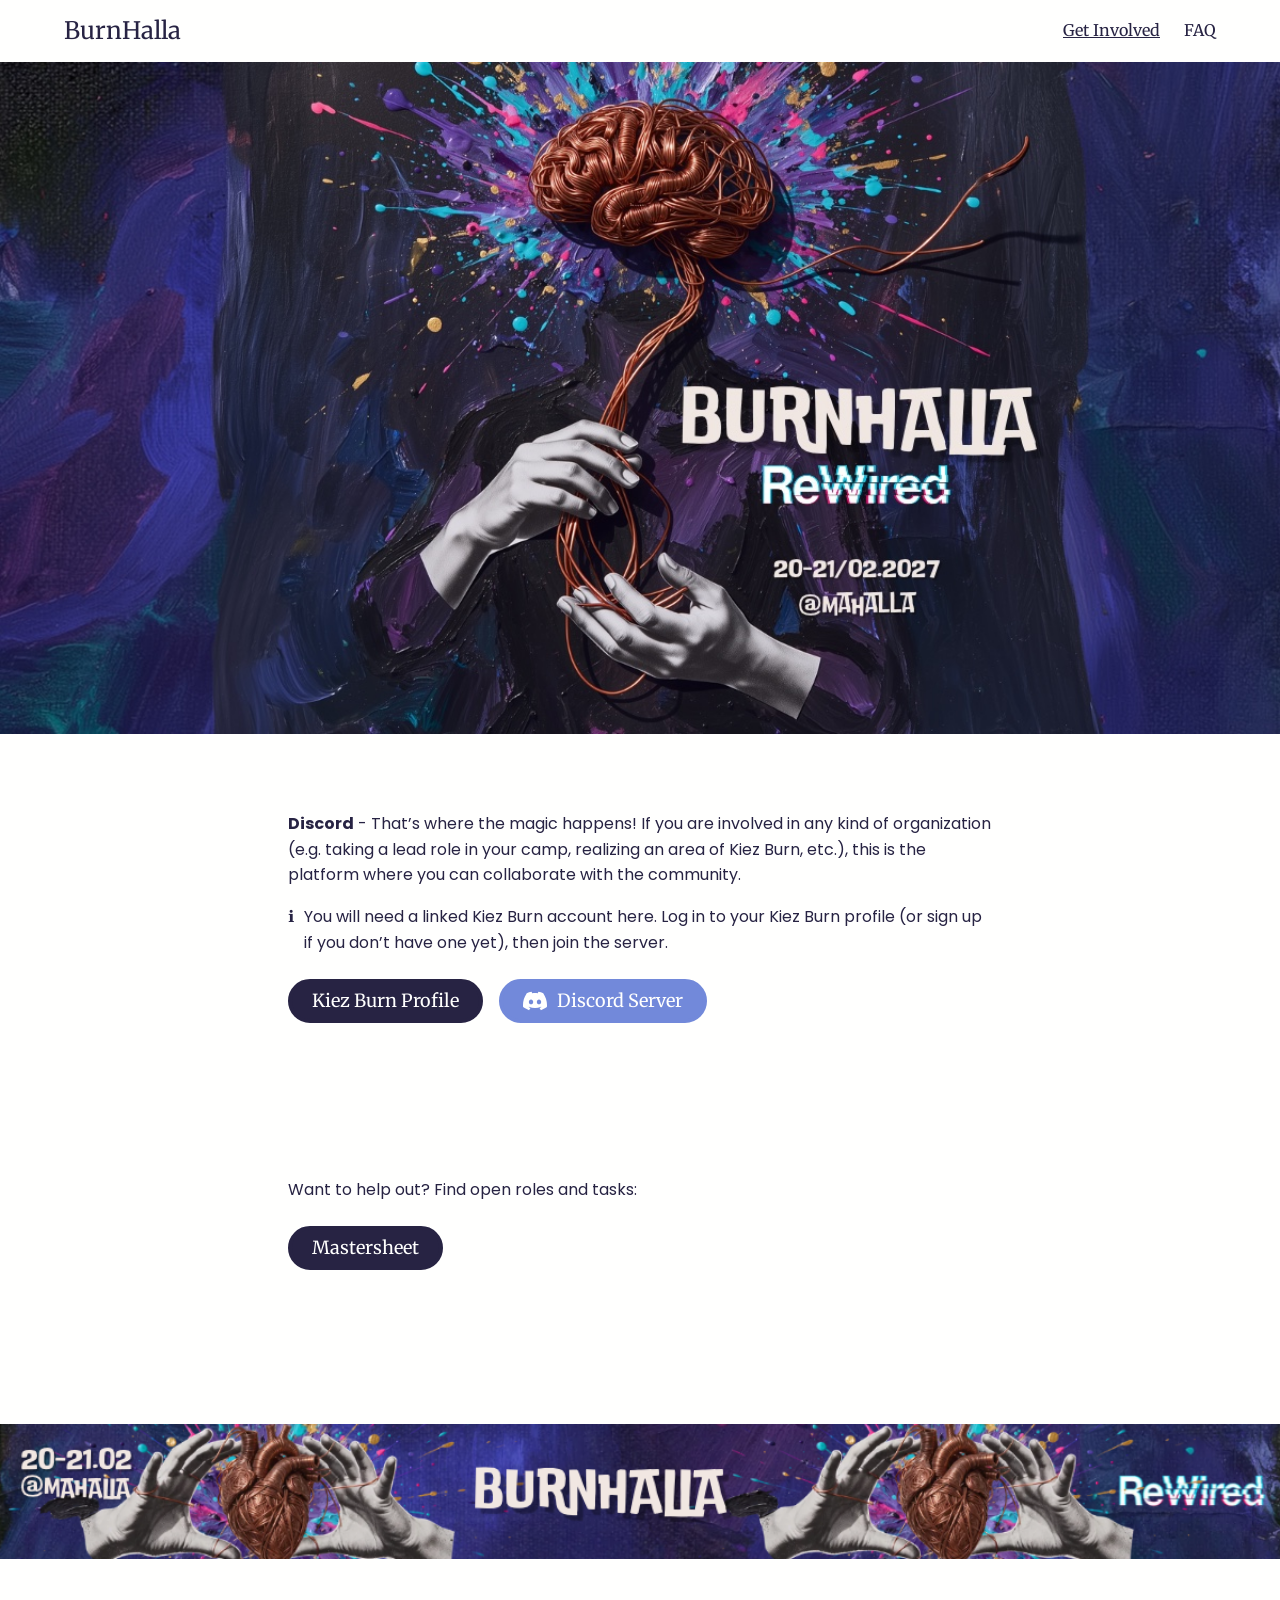
<file: public/get-involved.html>
<!doctype html>
<html lang="en">
<head>
  <meta charset="utf-8">
  <meta name="viewport" content="width=device-width, initial-scale=1">
  <title>BurnHalla ReWired · Get Involved</title>
  <meta name="description" content="Kiez Burn decompression Burn Night Berlin event Berlin Burner community">
  <meta name="theme-color" content="#272343">
  <link rel="icon" href="https://burnhalla.com/favicon.ico">
  <link rel="apple-touch-icon" sizes="180x180" href="https://burnhalla.com/logo_icon.png">
  <meta property="og:title" content="BurnHalla">
  <meta property="og:description" content="Kiez Burn decompression Burn Night Berlin event Berlin Burner community">
  <meta property="og:url" content="https://burnhalla.com/get-involved">
  <meta property="og:site_name" content="BurnHalla">
  <meta property="og:image" content="assets/hero-2027.jpg">
  <meta property="og:image:width" content="1200">
  <meta property="og:image:height" content="630">
  <meta property="og:type" content="website">
  <meta name="twitter:card" content="summary_large_image">
  <link rel="preconnect" href="https://fonts.googleapis.com">
  <link rel="preconnect" href="https://fonts.gstatic.com" crossorigin>
  <link rel="stylesheet" href="https://fonts.googleapis.com/css2?family=Merriweather&family=Poppins:wght@400;600&display=swap">
  <style>
    :root {
      --ink: #272343;
      --paper: #fffffe;
      --sun: #ffd803;
      --night: #1e1a3a;
      --gutter: clamp(1rem, 5vw, 5rem);
      --measure: 72rem;
    }

    *, *::before, *::after { box-sizing: border-box; }

    body {
      margin: 0;
      background: var(--paper);
      color: var(--ink);
      font: 400 1rem/1.6 Poppins, system-ui, sans-serif;
    }

    h1, h2, .button { font-family: Merriweather, Georgia, serif; font-weight: 400; }
    h2 { font-size: clamp(1.75rem, 1.3rem + 1.5vw, 2.25rem); line-height: 1.3; margin: 0 0 1rem; }
    p, ul { margin: 0 0 1rem; }
    a { color: inherit; font-weight: 600; }
    img { display: block; max-width: 100%; height: auto; }

    /* Content column: fluid side gutter, capped line length */
    .wrap {
      width: min(100% - 2 * var(--gutter), var(--measure));
      margin-inline: auto;
    }
    section { padding-block: clamp(2.5rem, 6vw, 6rem); }

    /* Header: title and links share a row while they fit, wrap when they don't */
    .site-header {
      display: flex;
      flex-wrap: wrap;
      align-items: center;
      justify-content: space-between;
      gap: 0.5rem 1.5rem;
      padding-block: 0.75rem;
    }
    .site-header h1 { margin: 0; font-size: 1.5rem; }
    .site-header a { text-decoration: none; font-weight: 400; }
    .site-header nav { display: flex; flex-wrap: wrap; gap: 0.5rem 1.5rem; font-family: Merriweather, Georgia, serif; }

    /* Hero: the artwork carries the event name and date, so never crop it */
    .hero { background: var(--night); }
    .hero img { width: 100%; max-width: 1440px; margin-inline: auto; }

    .welcome { text-align: center; }
    .welcome .wrap { max-width: 44rem; }
    .welcome ul { text-align: left; padding-left: 1.25rem; }

    /* Three cards side by side when the row is at least 54rem wide, otherwise
       stacked: never two plus an orphan. A container narrower than 54rem gives
       each card a huge flex-basis, which forces one per line. */
    .cards {
      --gap-y: 4rem;
      --gap-x: clamp(4rem, 8vw, 8rem);
      display: flex;
      flex-wrap: wrap;
      gap: var(--gap-y) var(--gap-x);
      text-align: center;
      overflow: hidden;
    }
    .cards article {
      flex-grow: 1;
      flex-basis: calc((54rem - 100%) * 999);
      position: relative;
    }
    /* Dividers: every card draws a line in the gap above it and one in the gap
       to its left. Lines with no gap there (first row, first column) land
       outside .cards and are clipped, so only lines between cards show:
       vertical when side by side, horizontal when stacked. */
    .cards article::before,
    .cards article::after {
      content: "";
      position: absolute;
      background: var(--ink);
    }
    .cards article::before { inset-inline: 0; top: calc(var(--gap-y) / -2); height: 1px; }
    .cards article::after { inset-block: 0; left: calc(var(--gap-x) / -2); width: 1px; }

    /* Heading beside body text (1:2) while there is room, stacked otherwise */
    .split {
      display: flex;
      flex-wrap: wrap;
      gap: 1.5rem clamp(2rem, 6vw, 6rem);
    }
    .split > :first-child { flex: 1 1 16rem; }
    .split > :last-child { flex: 2 1 28rem; min-width: 0; }
    .split h3 { font-size: 1rem; font-weight: 600; margin: 0; }
    .split h3 + p { margin-bottom: 1.5rem; }

    /* Call to action over a photo */
    .cta {
      display: grid;
      place-items: center;
      min-height: clamp(24rem, 70vh, 40rem);
      text-align: center;
      color: var(--paper);
      background: linear-gradient(rgb(0 0 0 / 0.45), rgb(0 0 0 / 0.45)), url(assets/cta-bg.jpg) center / cover, var(--night);
    }
    .cta h2 { font-size: clamp(2rem, 1rem + 4vw, 3.375rem); line-height: 1.2; margin-bottom: 1.5rem; }
    .buttons { display: flex; flex-wrap: wrap; justify-content: center; gap: 1rem; }
    .button {
      display: inline-flex;
      align-items: center;
      min-height: 44px;
      padding: 0 1.25rem;
      border: 4px solid;
      border-radius: 24px;
      text-decoration: none;
      font-size: 1.125rem;
    }
    .button.primary { background: var(--sun); border-color: var(--sun); color: var(--ink); }
    .button.secondary { background: var(--ink); border-color: var(--paper); color: var(--paper); }

  
    /* FAQ */
    .faq-intro { text-align: center; padding-block: clamp(2rem, 5vw, 4rem); }
    .faq-intro h2 { font-size: clamp(2.5rem, 1.5rem + 4vw, 4rem); margin: 0 0 .5rem; }
    .faq-intro p { font-family: Merriweather, Georgia, serif; font-size: 1.25rem; }
    .faq-intro img { width: min(100%, 22rem); margin: 1.5rem auto 0; }
    .banner { width: 100%; }
    .banner img { width: 100%; height: auto; }
    .section-title { text-align: center; }
    .section-title h2 { margin: 0; }
    .cards h3, .pair h3 { font-size: 1.25rem; margin: 0 0 1rem; font-family: Merriweather, Georgia, serif; font-weight: 400; }
    .cards article, .pair > div { min-width: 0; }
    .cards ul, .pair ul { text-align: left; padding-left: 1.25rem; }
    .pair { display: flex; flex-wrap: wrap; gap: 2rem clamp(2rem, 6vw, 6rem); }
    .pair > div { flex: 1 1 20rem; }
    .legal { font-size: .8125rem; line-height: 1.5; }
    .legal p { margin: 0 0 .5rem; }
    /* Get Involved */
    .involved { max-width: 44rem; }
    .involved h2 { text-transform: uppercase; }
    .involved .note { display: flex; gap: .6rem; align-items: baseline; }
    .involved .buttons { justify-content: flex-start; margin-top: 1.5rem; }
    /* The shared secondary style has a white border (made for dark backgrounds); on white it eats 8px of the visible height */
    .involved .button.secondary { border-color: var(--ink); }
    .involved .button { transition: transform .15s ease; }
    .involved .button:hover,
    .involved .button:focus-visible { transform: scale(1.04); }
    .involved .button:active { transform: scale(1.02); }
    @media (prefers-reduced-motion: reduce) {
      .involved .button { transition: none; }
      .involved .button:hover, .involved .button:focus-visible, .involved .button:active { transform: none; }
    }
    .button.discord { gap: .6rem; }
    .button .icon { flex: none; }
    .button.discord { background: #7289da; border-color: #7289da; color: var(--paper); }
  </style>
</head>
<body>
  <header class="wrap site-header">
    <h1><a href="./">BurnHalla</a></h1>
    <nav aria-label="Main">
      <a href="get-involved.html" aria-current="page"><u>Get Involved</u></a>
      <a href="faq.html">FAQ</a>
    </nav>
  </header>

  <main>
    <div class="hero">
      <img src="assets/hero-2027.jpg" width="1200" height="630" alt="BurnHalla ReWired · 20-21/02 @Mahalla">
    </div>

    <section>
      <div class="wrap involved">
        <p><strong>Discord</strong> - That’s where the magic happens! If you are involved in any kind of organization (e.g. taking a lead role in your camp, realizing an area of Kiez Burn, etc.), this is the platform where you can collaborate with the community.</p>
        <p class="note"><span aria-hidden="true">ℹ️</span> <span>You will need a linked Kiez Burn account here. Log in to your Kiez Burn profile (or sign up if you don’t have one yet), then join the server.</span></p>
        <div class="buttons">
          <a class="button secondary" href="https://portal.kiezburn.org/" target="_blank" rel="noopener noreferrer">Kiez Burn Profile</a>
          <a class="button discord" href="https://discord.com/invite/atxEZAfmeV" target="_blank" rel="noopener noreferrer"><svg class="icon" viewBox="0 0 24 24" width="24" height="24" fill="currentColor" aria-hidden="true"><path d="M20.317 4.3698a19.7913 19.7913 0 00-4.8851-1.5152.0741.0741 0 00-.0785.0371c-.211.3753-.4447.8648-.6083 1.2495-1.8447-.2762-3.68-.2762-5.4868 0-.1636-.3933-.4058-.8742-.6177-1.2495a.077.077 0 00-.0785-.037 19.7363 19.7363 0 00-4.8852 1.515.0699.0699 0 00-.0321.0277C.5334 9.0458-.319 13.5799.0992 18.0578a.0824.0824 0 00.0312.0561c2.0528 1.5076 4.0413 2.4228 5.9929 3.0294a.0777.0777 0 00.0842-.0276c.4616-.6304.8731-1.2952 1.226-1.9942a.076.076 0 00-.0416-.1057c-.6528-.2476-1.2743-.5495-1.8722-.8923a.077.077 0 01-.0076-.1277c.1258-.0943.2517-.1923.3718-.2914a.0743.0743 0 01.0776-.0105c3.9278 1.7933 8.18 1.7933 12.0614 0a.0739.0739 0 01.0785.0095c.1202.099.246.1981.3728.2924a.077.077 0 01-.0066.1276 12.2986 12.2986 0 01-1.873.8914.0766.0766 0 00-.0407.1067c.3604.698.7719 1.3628 1.225 1.9932a.076.076 0 00.0842.0286c1.961-.6067 3.9495-1.5219 6.0023-3.0294a.077.077 0 00.0313-.0552c.5004-5.177-.8382-9.6739-3.5485-13.6604a.061.061 0 00-.0312-.0286zM8.02 15.3312c-1.1825 0-2.1569-1.0857-2.1569-2.419 0-1.3332.9555-2.4189 2.157-2.4189 1.2108 0 2.1757 1.0952 2.1568 2.419 0 1.3332-.9555 2.4189-2.1569 2.4189zm7.9748 0c-1.1825 0-2.1569-1.0857-2.1569-2.419 0-1.3332.9554-2.4189 2.1569-2.4189 1.2108 0 2.1757 1.0952 2.1568 2.419 0 1.3332-.946 2.4189-2.1568 2.4189Z"/></svg>Discord Server</a>
        </div>
      </div>
    </section>

    <section>
      <div class="wrap involved">
        <p>Want to help out? Find open roles and tasks:</p>
        <div class="buttons">
          <a class="button secondary" href="https://docs.google.com/spreadsheets/d/1zkhRVpwKKYtBw48aFQOVWG1rlt5v86aSvDJss4_YVB0/edit?gid=0#gid=0" target="_blank" rel="noopener noreferrer">Mastersheet</a>
        </div>
      </div>
    </section>
    <section>
      <div class="wrap banner">
        <img src="assets/banner-2027.png" width="1140" height="120" alt="BurnHalla ReWired · 20-21/02 @Mahalla" loading="lazy">
      </div>
    </section>
  </main>

</body>
</html>
</file>
